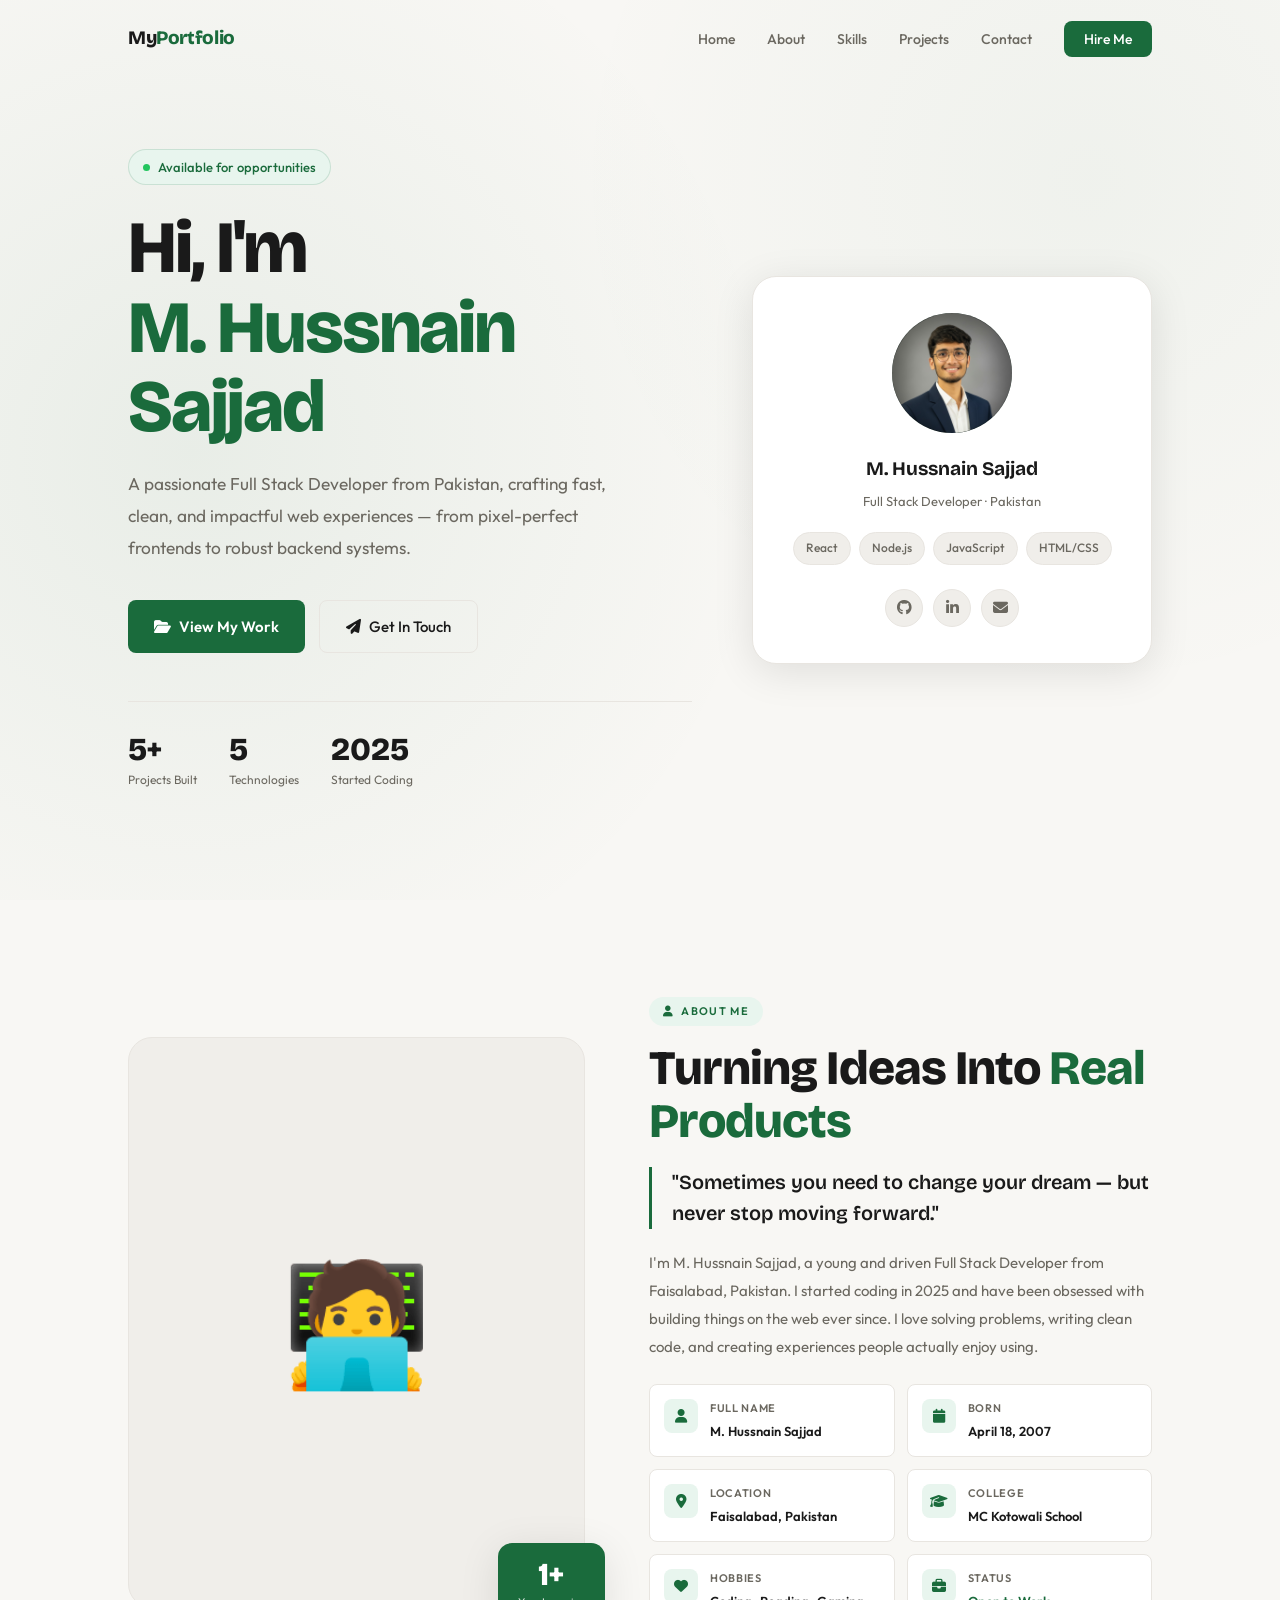
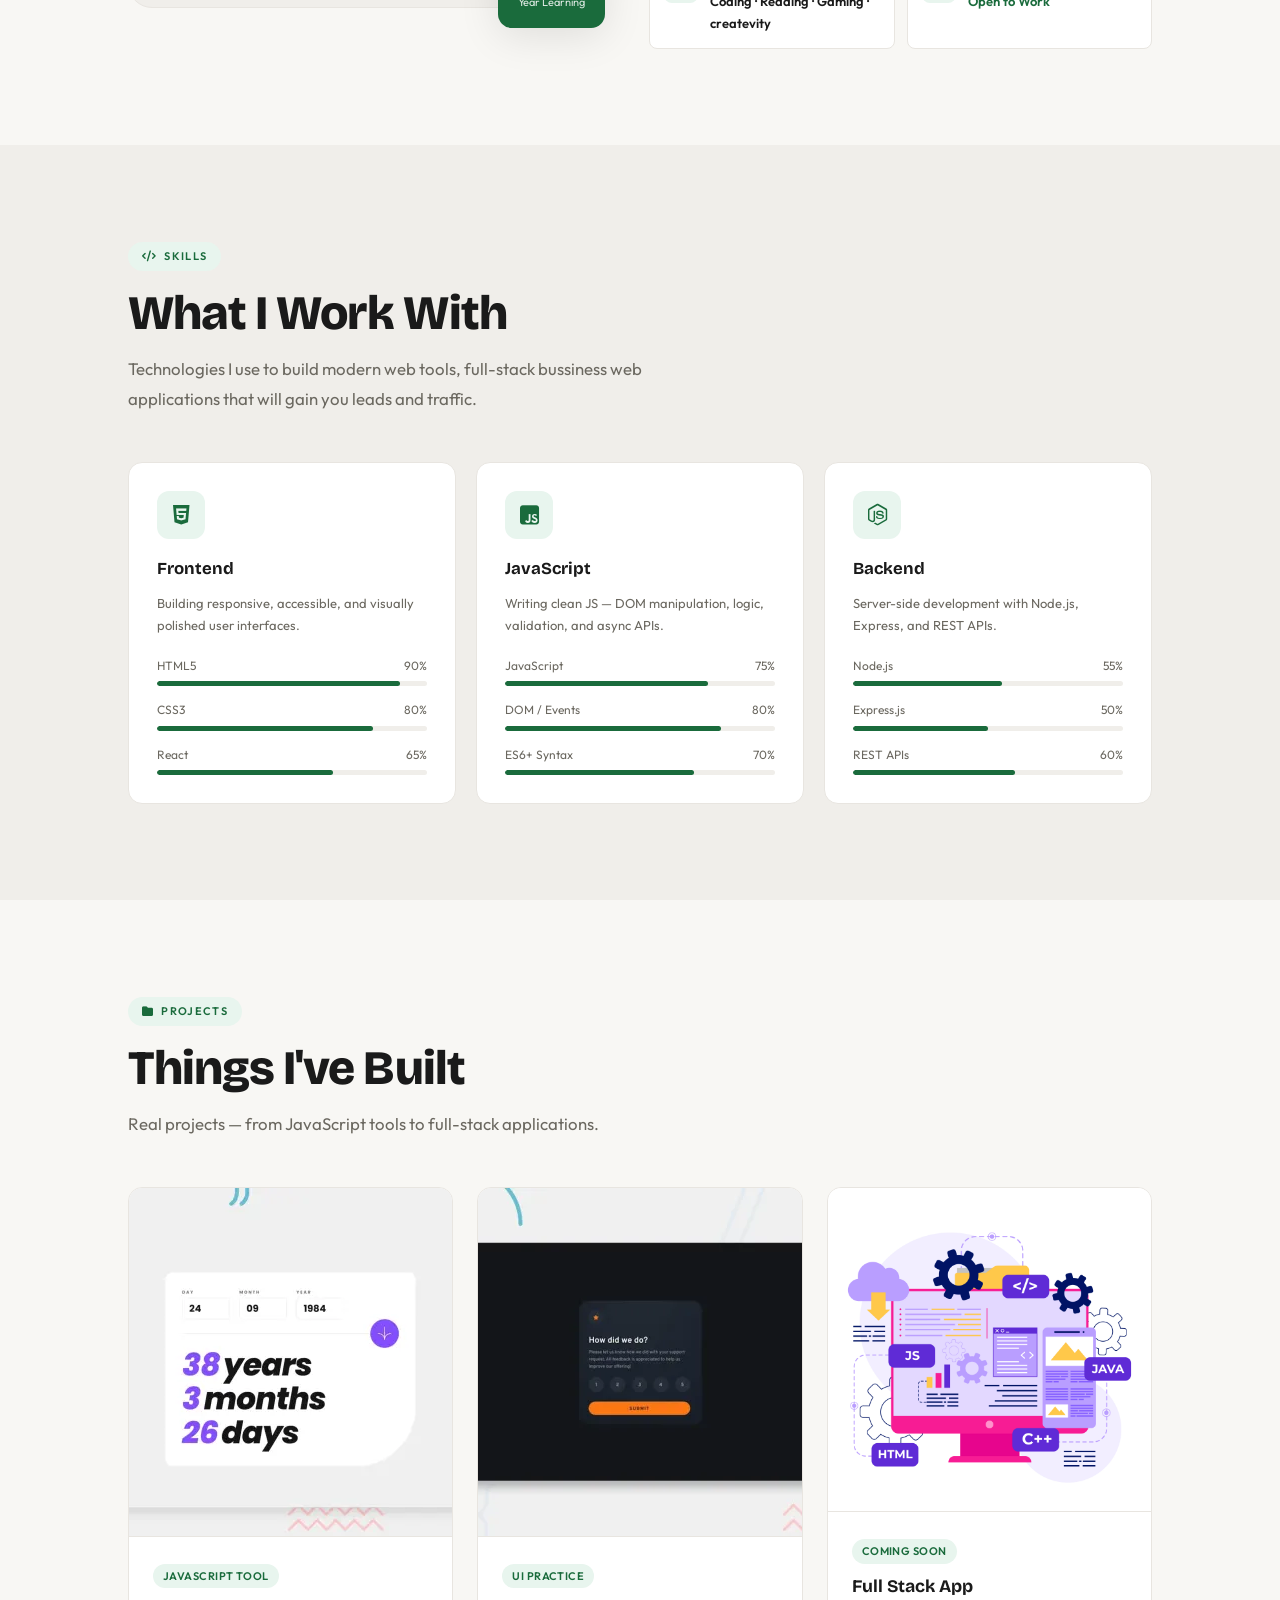
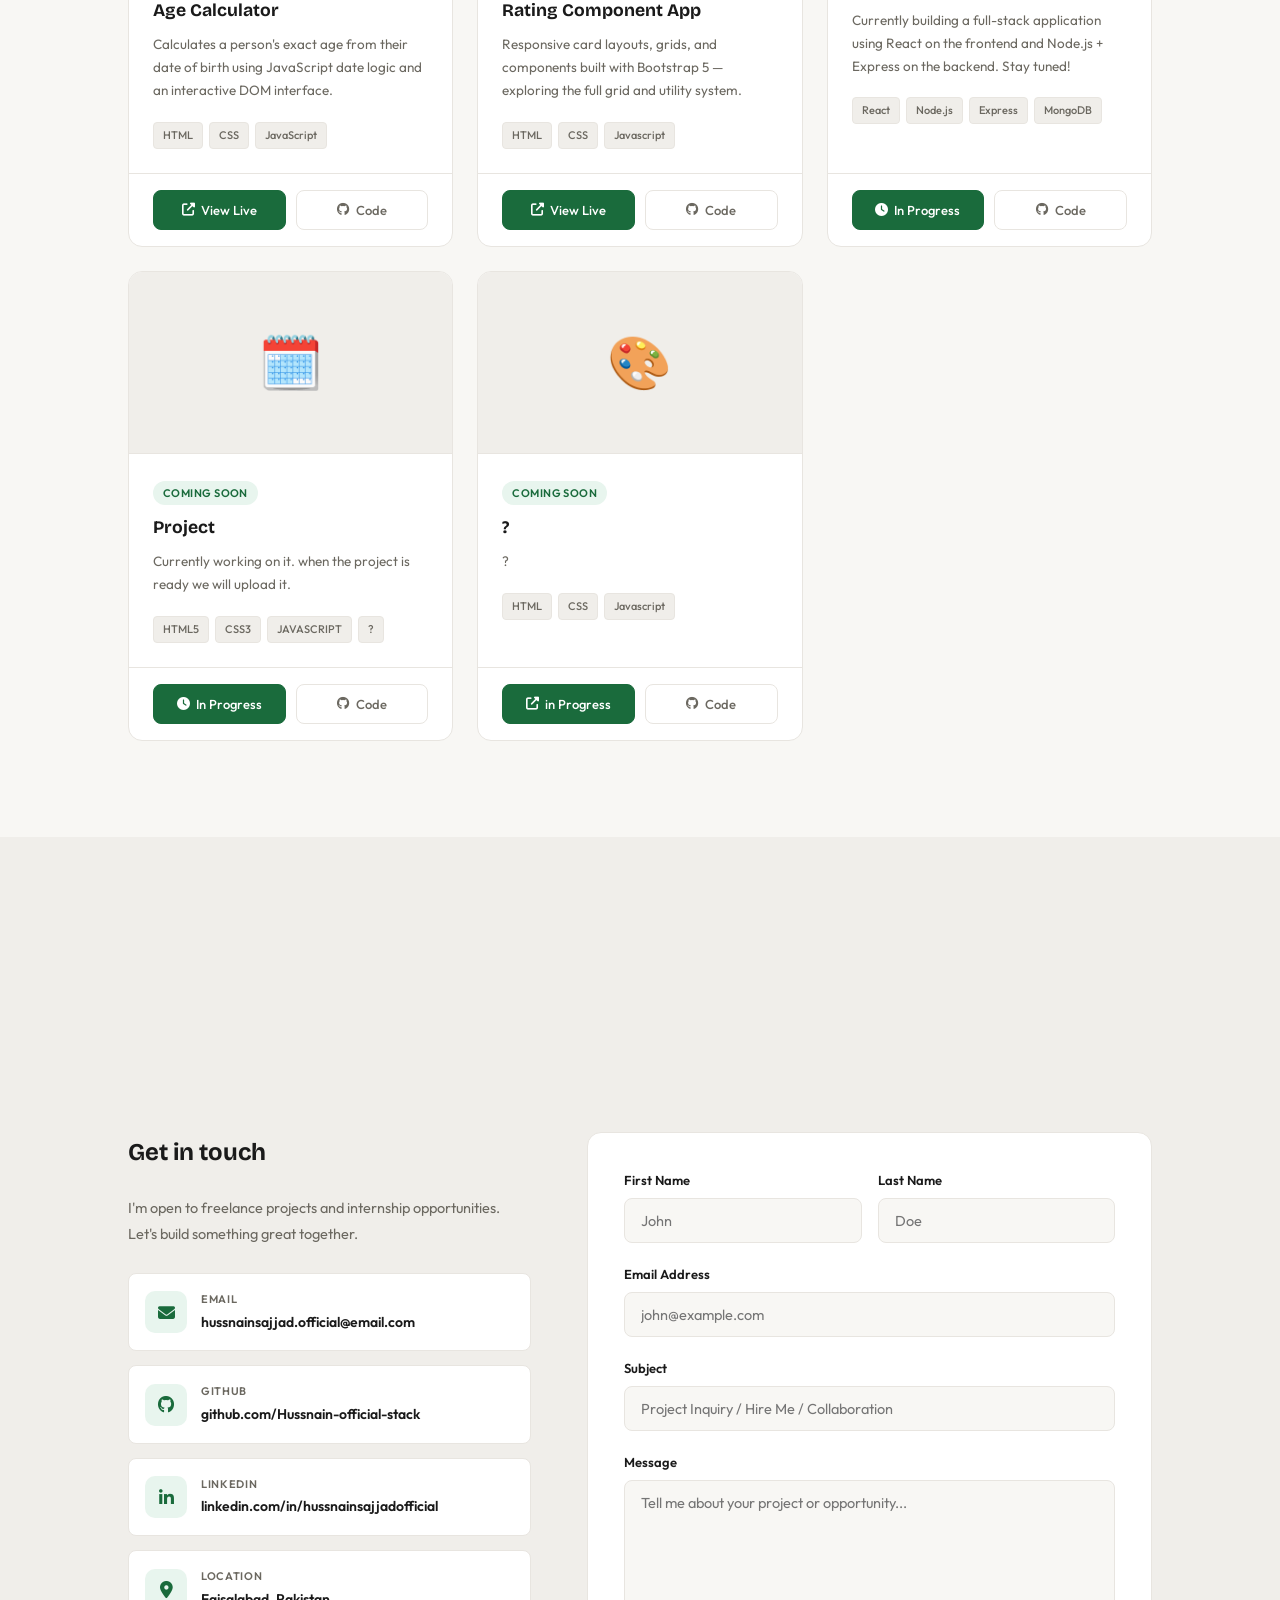
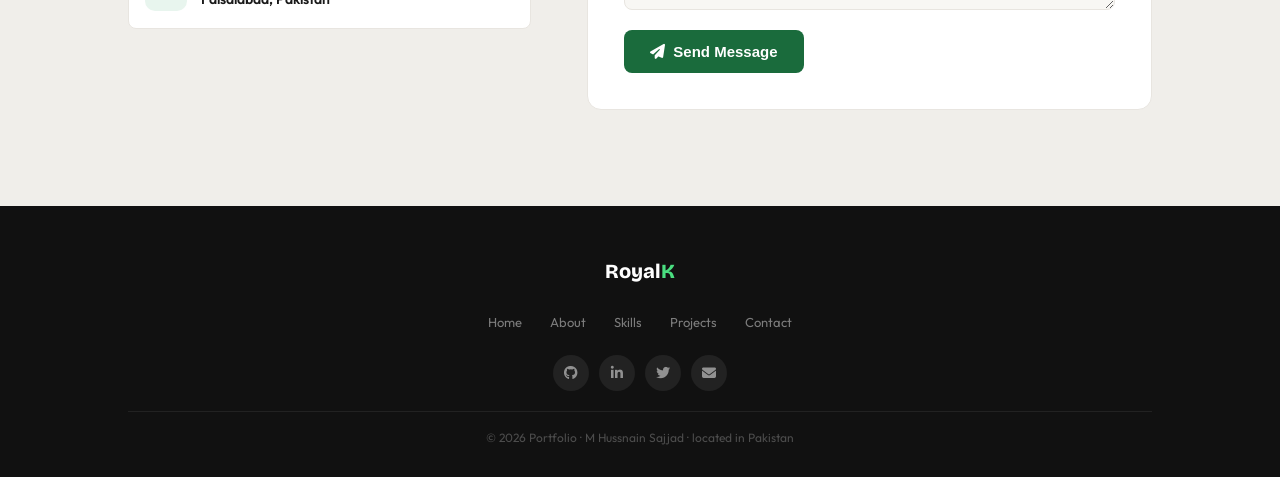
<file: index.html>
<!DOCTYPE html>
<html lang="en">
<head>
  <meta charset="UTF-8">
  <meta name="viewport" content="width=device-width, initial-scale=1.0">
  <meta name="description" content="RoyalKonig — Full Stack Developer building fast, clean, and modern web apps.">
  <meta name="author" content="RoyalKonig">
  <meta property="og:title" content="RoyalKonig | Full Stack Developer">
  <meta property="og:description" content="Building modern web experiences with HTML, CSS, JavaScript, React & Node.js">
  <meta property="og:type" content="website">
  <title>Full Stack Web Developer</title>
  <link rel="icon" href="data:image/svg+xml,<svg xmlns='http://www.w3.org/2000/svg' viewBox='0 0 100 100'><text y='.9em' font-size='90'>⚡</text></svg>">
  <link rel="preconnect" href="https://fonts.googleapis.com">
  <link rel="preconnect" href="https://fonts.gstatic.com" crossorigin>
  <link href="https://fonts.googleapis.com/css2?family=Bricolage+Grotesque:opsz,wght@12..96,400;12..96,500;12..96,600;12..96,800&family=Outfit:wght@300;400;500;600&display=swap" rel="stylesheet">
  <link rel="stylesheet" href="https://cdnjs.cloudflare.com/ajax/libs/font-awesome/6.5.0/css/all.min.css">
  <link rel="stylesheet" href="style/style.css">

</head>

<body>
  
  <!-- NAVBAR -->
  <nav id="navbar">
    <div class="container">
      <div class="nav-inner">
        <a href="#home" class="nav-logo">My<span>Portfolio</span></a>

        <ul class="nav-links" id="navLinks">
          <li><a href="#home">Home</a></li>
          <li><a href="#about">About</a></li>
          <li><a href="#skills">Skills</a></li>
          <li><a href="#projects">Projects</a></li>
          <li><a href="#contact">Contact</a></li>
          <li><a href="#contact" class="nav-cta">Hire Me</a></li>
        </ul>

        <button class="hamburger" id="hamburger" aria-label="Toggle menu">
          <span></span><span></span><span></span>
        </button>
      </div>
    </div>
  </nav>

  <!-- HERO -->
  <section class="hero" id="home">
    <div class="hero-bg"></div>
    <div class="container">
      <div class="hero-grid">

        <div>
          <div class="hero-badge">
            <span class="dot"></span>
            Available for opportunities
          </div>

          <h1 class="hero-name">
            Hi, I'm<br>
            <span class="line2">M. Hussnain Sajjad</span>
          </h1>

          <p class="hero-desc">
            A passionate Full Stack Developer from Pakistan, crafting fast,
            clean, and impactful web experiences — from pixel-perfect frontends
            to robust backend systems.
          </p>

          <div class="hero-actions">
            <a href="#projects" class="btn-primary"><i class="fas fa-folder-open"></i> View My Work</a>
            <a href="#contact" class="btn-secondary"><i class="fas fa-paper-plane"></i> Get In Touch</a>
          </div>

          <div class="hero-stats">
            <div><div class="stat-num">5+</div><div class="stat-label">Projects Built</div></div>
            <div><div class="stat-num">5</div><div class="stat-label">Technologies</div></div>
            <div><div class="stat-num">2025</div><div class="stat-label">Started Coding</div></div>
          </div>
        </div>
                        <!-- Profile card start here -->
        <div class="hero-card reveal reveal-delay-2">
                  <!-- Profile picture -->
          <div class="hero-avatar">
            <img src="assets/images/profile picture.jpg"  class="round-images">
          </div>
          <div class="hero-card-name">M. Hussnain Sajjad</div>
          <div class="hero-card-role">Full Stack Developer · Pakistan</div>
          <div class="hero-tags">
            <span class="hero-tag">React</span>
            <span class="hero-tag">Node.js</span>
            <span class="hero-tag">JavaScript</span>
            <span class="hero-tag">HTML/CSS</span>
          </div>
          <div class="hero-socials">
            <a href="https://github.com/Hussnain-official-stack" aria-label="GitHub"><i class="fab fa-github"></i></a>
            <a href="https://www.linkedin.com/in/hussnainsajjadofficial/" aria-label="LinkedIn"><i class="fab fa-linkedin-in"></i></a>
            <a href="mailto:hussnainsajjad.official@gmail.com" aria-label="Email"><i class="fas fa-envelope"></i></a>
          </div>
        </div>
                    <!-- Card end here -->
      </div>
    </div>
  </section>

  <!-- ABOUT -->
  <section class="section" id="about">
    <div class="container">
      <div class="about-grid">

        <div class="about-img-wrap reveal">
          <div class="about-img">🧑‍💻</div>
          <div class="about-exp-badge">
            <div class="about-exp-num">1+</div>
            <div class="about-exp-label">Year Learning</div>
          </div>
        </div>

        <div class="reveal reveal-delay-2">
          <div class="section-badge"><i class="fas fa-user"></i> About Me</div>
          <h2 class="section-title">Turning Ideas Into <span style="color:var(--accent)">Real Products</span></h2>
          <blockquote class="about-quote">
            "Sometimes you need to change your dream — but never stop moving forward."
          </blockquote>
          <p class="about-text">
            I'm M. Hussnain Sajjad, a young and driven Full Stack Developer from Faisalabad, Pakistan.
            I started coding in 2025 and have been obsessed with building things on the web ever since.
            I love solving problems, writing clean code, and creating experiences people actually enjoy using.
          </p>

          <div class="about-details">
            <div class="about-detail">
              <div class="about-detail-icon"><i class="fas fa-user"></i></div>
              <div>
                <div class="about-detail-label">Full Name</div>
                <div class="about-detail-val">M. Hussnain Sajjad</div>
              </div>
            </div>
            <div class="about-detail">
              <div class="about-detail-icon"><i class="fas fa-calendar"></i></div>
              <div>
                <div class="about-detail-label">Born</div>
                <div class="about-detail-val">April 18, 2007</div>
              </div>
            </div>
            <div class="about-detail">
              <div class="about-detail-icon"><i class="fas fa-map-marker-alt"></i></div>
              <div>
                <div class="about-detail-label">Location</div>
                <div class="about-detail-val">Faisalabad, Pakistan</div>
              </div>
            </div>
            <div class="about-detail">
              <div class="about-detail-icon"><i class="fas fa-graduation-cap"></i></div>
              <div>
                <div class="about-detail-label">College</div>
                <div class="about-detail-val">MC Kotowali School</div>
              </div>
            </div>
            <div class="about-detail">
              <div class="about-detail-icon"><i class="fas fa-heart"></i></div>
              <div>
                <div class="about-detail-label">Hobbies</div>
                <div class="about-detail-val">Coding · Reading · Gaming · createvity</div>
              </div>
            </div>
            <div class="about-detail">
              <div class="about-detail-icon"><i class="fas fa-briefcase"></i></div>
              <div>
                <div class="about-detail-label">Status</div>
                <div class="about-detail-val" style="color:var(--accent)">Open to Work</div>
              </div>
            </div>
          </div>
        </div>

      </div>
    </div>
  </section>

  <!-- SKILLS -->
  <section class="section section-alt" id="skills">
    <div class="container">
      <div class="reveal">
        <div class="section-badge"><i class="fas fa-code"></i> Skills</div>
        <h2 class="section-title">What I Work With</h2>
        <p class="section-desc">Technologies I use to build modern web tools, full-stack bussiness web applications that will gain you leads and traffic.</p>
      </div>

      <div class="skills-grid">

        <div class="skill-card reveal reveal-delay-1">
          <div class="skill-card-icon"><i class="fab fa-html5"></i></div>
          <div class="skill-card-title">Frontend</div>
          <div class="skill-card-desc">Building responsive, accessible, and visually polished user interfaces.</div>
          <div class="skill-bars">
            <div>
              <div class="skill-bar-row"><span>HTML5</span><span>90%</span></div>
              <div class="skill-bar-track"><div class="skill-bar-fill" data-width="90"></div></div>
            </div>
            <div>
              <div class="skill-bar-row"><span>CSS3</span><span>80%</span></div>
              <div class="skill-bar-track"><div class="skill-bar-fill" data-width="80"></div></div>
            </div>
            <div>
              <div class="skill-bar-row"><span>React</span><span>65%</span></div>
              <div class="skill-bar-track"><div class="skill-bar-fill" data-width="65"></div></div>
            </div>
          </div>
        </div>

        <div class="skill-card reveal reveal-delay-2">
          <div class="skill-card-icon"><i class="fab fa-js-square"></i></div>
          <div class="skill-card-title">JavaScript</div>
          <div class="skill-card-desc">Writing clean JS — DOM manipulation, logic, validation, and async APIs.</div>
          <div class="skill-bars">
            <div>
              <div class="skill-bar-row"><span>JavaScript</span><span>75%</span></div>
              <div class="skill-bar-track"><div class="skill-bar-fill" data-width="75"></div></div>
            </div>
            <div>
              <div class="skill-bar-row"><span>DOM / Events</span><span>80%</span></div>
              <div class="skill-bar-track"><div class="skill-bar-fill" data-width="80"></div></div>
            </div>
            <div>
              <div class="skill-bar-row"><span>ES6+ Syntax</span><span>70%</span></div>
              <div class="skill-bar-track"><div class="skill-bar-fill" data-width="70"></div></div>
            </div>
          </div>
        </div>

        <div class="skill-card reveal reveal-delay-3">
          <div class="skill-card-icon"><i class="fab fa-node-js"></i></div>
          <div class="skill-card-title">Backend</div>
          <div class="skill-card-desc">Server-side development with Node.js, Express, and REST APIs.</div>
          <div class="skill-bars">
            <div>
              <div class="skill-bar-row"><span>Node.js</span><span>55%</span></div>
              <div class="skill-bar-track"><div class="skill-bar-fill" data-width="55"></div></div>
            </div>
            <div>
              <div class="skill-bar-row"><span>Express.js</span><span>50%</span></div>
              <div class="skill-bar-track"><div class="skill-bar-fill" data-width="50"></div></div>
            </div>
            <div>
              <div class="skill-bar-row"><span>REST APIs</span><span>60%</span></div>
              <div class="skill-bar-track"><div class="skill-bar-fill" data-width="60"></div></div>
            </div>
          </div>
        </div>

      </div>
    </div>
  </section>

  <!-- PROJECTS -->
  <section class="section" id="projects">
    <div class="container">
      <div class="reveal">
        <div class="section-badge"><i class="fas fa-folder"></i> Projects</div>
        <h2 class="section-title">Things I've Built</h2>
        <p class="section-desc">Real projects — from JavaScript tools to full-stack applications.</p>
      </div>

      <div class="projects-grid">
                     <!-- project one -->
        <div class="project-card reveal reveal-delay-1">
          <div class="project-img"><img src="assets/images/age calculator thumbnail.webp" alt="Age Calculator Project"></div>
          <div class="project-body">
            <div class="project-type">JavaScript Tool</div>
            <div class="project-title">Age Calculator</div>
            <div class="project-desc">Calculates a person's exact age from their date of birth using JavaScript date logic and an interactive DOM interface.</div>
            <div class="project-techs">
              <span class="project-tech">HTML</span>
              <span class="project-tech">CSS</span>
              <span class="project-tech">JavaScript</span>
            </div>
          </div>
          <div class="project-footer">
            <a href="projects/age-calculator/age.html" target="_blank" class="project-link primary"><i class="fas fa-external-link-alt"></i> View Live</a>
            <a href="#" class="project-link"><i class="fab fa-github"></i> Code</a>
          </div>
        </div>
                   <!-- project two -->
        <div class="project-card reveal reveal-delay-2">
          <div class="project-img"><img src="assets/images/interactive rating app.webp" alt="Rating Component App" ></div>
          <div class="project-body">
            <div class="project-type">UI Practice</div>
            <div class="project-title">Rating Component App</div>
            <div class="project-desc">Responsive card layouts, grids, and components built with Bootstrap 5 — exploring the full grid and utility system.</div>
            <div class="project-techs">
              <span class="project-tech">HTML</span>
              <span class="project-tech">CSS</span>
              <span class="project-tech">Javascript</span>
            </div>
          </div>
          <div class="project-footer">
            <a href="projects/Rating-app/rating.html" class="project-link primary"><i class="fas fa-external-link-alt"></i> View Live</a>
            <a href="#" class="project-link"><i class="fab fa-github"></i> Code</a>
          </div>
        </div>
                    <!-- project three -->
        <div class="project-card reveal reveal-delay-3">
          <div class="project-img"><img src="assets/images/7040859.jpg" alt="Full Stack App" width="100%" height="100%"></div>
          <div class="project-body">
            <div class="project-type">Coming Soon</div>
            <div class="project-title">Full Stack App</div>
            <div class="project-desc">Currently building a full-stack application using React on the frontend and Node.js + Express on the backend. Stay tuned!</div>
            <div class="project-techs">
              <span class="project-tech">React</span>
              <span class="project-tech">Node.js</span>
              <span class="project-tech">Express</span>
              <span class="project-tech">MongoDB</span>
            </div>
          </div>
          <div class="project-footer">
            <a href="#" class="project-link primary"><i class="fas fa-clock"></i> In Progress</a>
            <a href="#" class="project-link"><i class="fab fa-github"></i> Code</a>
          </div>
        </div>
                    <!-- project four -->
        <div class="project-card reveal reveal-delay-3">
          <div class="project-img">🗓️</div>
          <div class="project-body">
            <div class="project-type">Coming Soon</div>
            <div class="project-title">Project</div>
            <div class="project-desc">Currently working on it. when the project is ready we will upload it.</div>
            <div class="project-techs">
              <span class="project-tech">HTML5</span>
              <span class="project-tech">CSS3</span>
              <span class="project-tech">JAVASCRIPT</span>
              <span class="project-tech">?</span>
            </div>
          </div>
          <div class="project-footer">
            <a href="#" class="project-link primary"><i class="fas fa-clock"></i> In Progress</a>
            <a href="#" class="project-link"><i class="fab fa-github"></i> Code</a>
          </div>
        </div>
                 <!-- project five -->
        <div class="project-card reveal reveal-delay-3">
          <div class="project-img">🎨</div>
          <div class="project-body">
            <div class="project-type">Coming Soon</div>
            <div class="project-title">?</div>
            <div class="project-desc">?</div>
            <div class="project-techs">
              <span class="project-tech">HTML</span>
              <span class="project-tech">CSS</span>
              <span class="project-tech">Javascript</span>
            </div>
          </div>
          <div class="project-footer">
            <a href="#" class="project-link primary"><i class="fas fa-external-link-alt"></i> in Progress</a>
            <a href="#" class="project-link"><i class="fab fa-github"></i> Code</a>
          </div>
        </div>
        </div>        
      </div>
    </div>
  </section>


  <!-- CONTACT -->
  <section class="section section-alt" id="contact">
    <div class="container">
      <div class="reveal">
        <div class="section-badge"><i class="fas fa-envelope"></i> Contact</div>
        <h2 class="section-title">Let's Work Together</h2>
        <p class="section-desc">Have a project or want to hire me? Drop a message — I reply fast.</p>
      </div>

      <div class="contact-grid">

        <div class="contact-info reveal">
          <div class="contact-info-title">Get in touch</div>
          <div class="contact-info-desc">I'm open to freelance projects and internship opportunities. Let's build something great together.</div>

          <a href="mailto:hussnainsajjad.official@email.com" class="contact-item">
            <div class="contact-item-icon"><i class="fas fa-envelope"></i></div>
            <div>
              <div class="contact-item-label">Email</div>
              <div class="contact-item-val">hussnainsajjad.official@email.com</div>
            </div>
          </a>

          <a href="https://github.com/Hussnain-official-stack?tab=overview&from=2026-04-01&to=2026-04-09" class="contact-item">
            <div class="contact-item-icon"><i class="fab fa-github"></i></div>
            <div>
              <div class="contact-item-label">GitHub</div>
              <div class="contact-item-val">github.com/Hussnain-official-stack</div>
            </div>
          </a>

          <a href="https://www.linkedin.com/in/hussnainsajjadofficial/" class="contact-item">
            <div class="contact-item-icon"><i class="fab fa-linkedin-in"></i></div>
            <div>
              <div class="contact-item-label">LinkedIn</div>
              <div class="contact-item-val">linkedin.com/in/hussnainsajjadofficial</div>
            </div>
          </a>

          <div class="contact-item">
            <div class="contact-item-icon"><i class="fas fa-map-marker-alt"></i></div>
            <div>
              <div class="contact-item-label">Location</div>
              <div class="contact-item-val">Faisalabad, Pakistan</div>
            </div>
          </div>
        </div>
              <!-- contact form start here-->
        <div class="contact-form reveal reveal-delay-2">
          <div class="form-row">
            <div class="form-group">
              <label class="form-label">First Name</label>
              <input type="text" class="form-input" placeholder="John">
            </div>
            <div class="form-group">
              <label class="form-label">Last Name</label>
              <input type="text" class="form-input" placeholder="Doe">
            </div>
          </div>
          <div class="form-group">
            <label class="form-label">Email Address</label>
            <input type="email" class="form-input" placeholder="john@example.com">
          </div>
          <div class="form-group">
            <label class="form-label">Subject</label>
            <input type="text" class="form-input" placeholder="Project Inquiry / Hire Me / Collaboration">
          </div>
          <div class="form-group">
            <label class="form-label">Message</label>
            <textarea class="form-textarea" placeholder="Tell me about your project or opportunity..."></textarea>
          </div>
          <button class="btn-primary" style="align-self:flex-start">
            <i class="fas fa-paper-plane"></i> Send Message
          </button>
        </div>
            <!-- contavt form end here -->
      </div>
    </div>
  </section>

  <!-- FOOTER -->
  <footer>
    <div class="container">
      <div class="footer-inner">
        <a href="#home" class="footer-logo">Royal<span>K</span></a>

        <ul class="footer-links">
          <li><a href="#home">Home</a></li>
          <li><a href="#about">About</a></li>
          <li><a href="#skills">Skills</a></li>
          <li><a href="#projects">Projects</a></li>
          <li><a href="#contact">Contact</a></li>
        </ul>

        <div class="footer-socials">
          <a href="https://github.com/Hussnain-official-stack" aria-label="GitHub"><i class="fab fa-github"></i></a>
          <a href="https://www.linkedin.com/in/hussnainsajjadofficial/" aria-label="LinkedIn"><i class="fab fa-linkedin-in"></i></a>
          <a href="https://x.com/HussnainSa90415" aria-label="Twitter"><i class="fab fa-twitter"></i></a>
          <a href="mailto:hussnainsajjad.official@gmail.com" aria-label="Email"><i class="fas fa-envelope"></i></a>
        </div>

        <div class="footer-copy">
          © 2026 Portfolio · M Hussnain Sajjad · located in Pakistan
        </div>
      </div>
    </div>
  </footer>

  <!-- SCROLL TO TOP -->
  <button class="scroll-top" id="scrollTop" aria-label="Scroll to top">
    <i class="fas fa-arrow-up"></i>
  </button>

  <script src="script/script.js"></script>
</body>
</html>
</file>
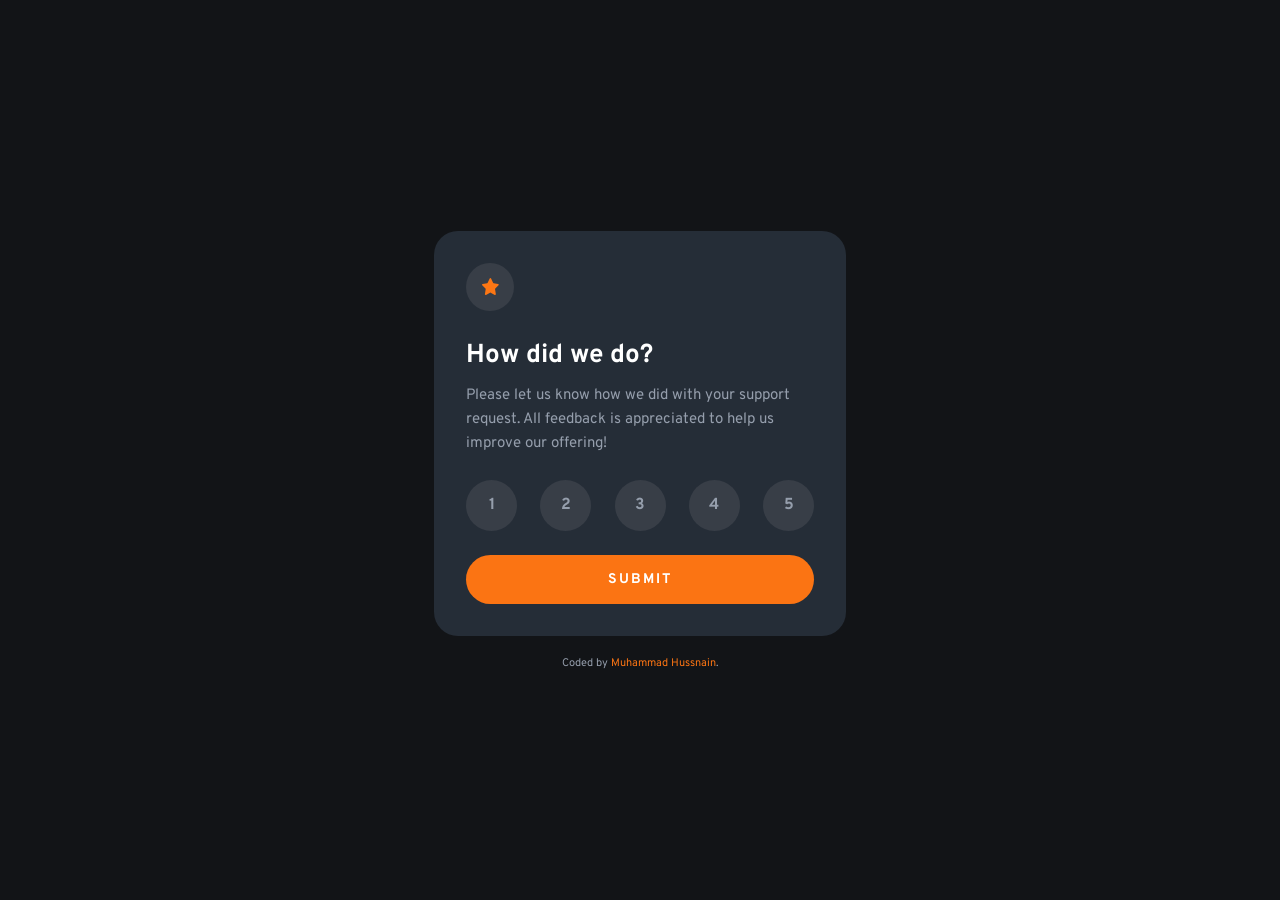
<file: projects/Rating-app-component/rating.html>
<!DOCTYPE html>
<html lang="en">
<head>
  <meta charset="UTF-8">
  <meta name="viewport" content="width=device-width, initial-scale=1.0">
  <link rel="icon" type="image/png" sizes="32x32" href="./images/favicon-32x32.png">
  <link rel="stylesheet" href="rating.css">
  <title>Interactive Rating Component</title>
</head>
<body>

  <!-- ── RATING CARD ── -->
  <div class="card" id="rating-card">
    <div class="star-circle">
      <img src="images/icon-star.svg" alt="star">
    </div>
    <h1>How did we do?</h1>
    <p>Please let us know how we did with your support request. All feedback is appreciated to help us improve our offering!</p>

    <ul class="rating-list">
      <li><button class="rating-btn">1</button></li>
      <li><button class="rating-btn">2</button></li>
      <li><button class="rating-btn">3</button></li>
      <li><button class="rating-btn">4</button></li>
      <li><button class="rating-btn">5</button></li>
    </ul>

    <button id="submit-btn">SUBMIT</button>
  </div>
        <!-- Rating Card End -->

  <!-- ── THANK YOU CARD (hidden by default) ── -->
  <div class="card card--thankyou" id="thankyou-card">
    <img src="images/illustration-thank-you.svg" alt="Thank you illustration">
    <p class="selected-pill">You selected <span id="selected-rating">0</span> out of 5</p>
    <h1>Thank you!</h1>
    <p>We appreciate you taking the time to give a rating. 
      If you ever need more support, don't hesitate to get in touch!
    </p>
    <button id="rate-again-btn">Rate Again</button>
  </div>
          <!-- thank you card end -->
  

  <div class="attribution">
    Coded by <a href="#">Muhammad Hussnain</a>.
  </div>

  <script src="rating.js"></script>
</body>
</html>
</file>
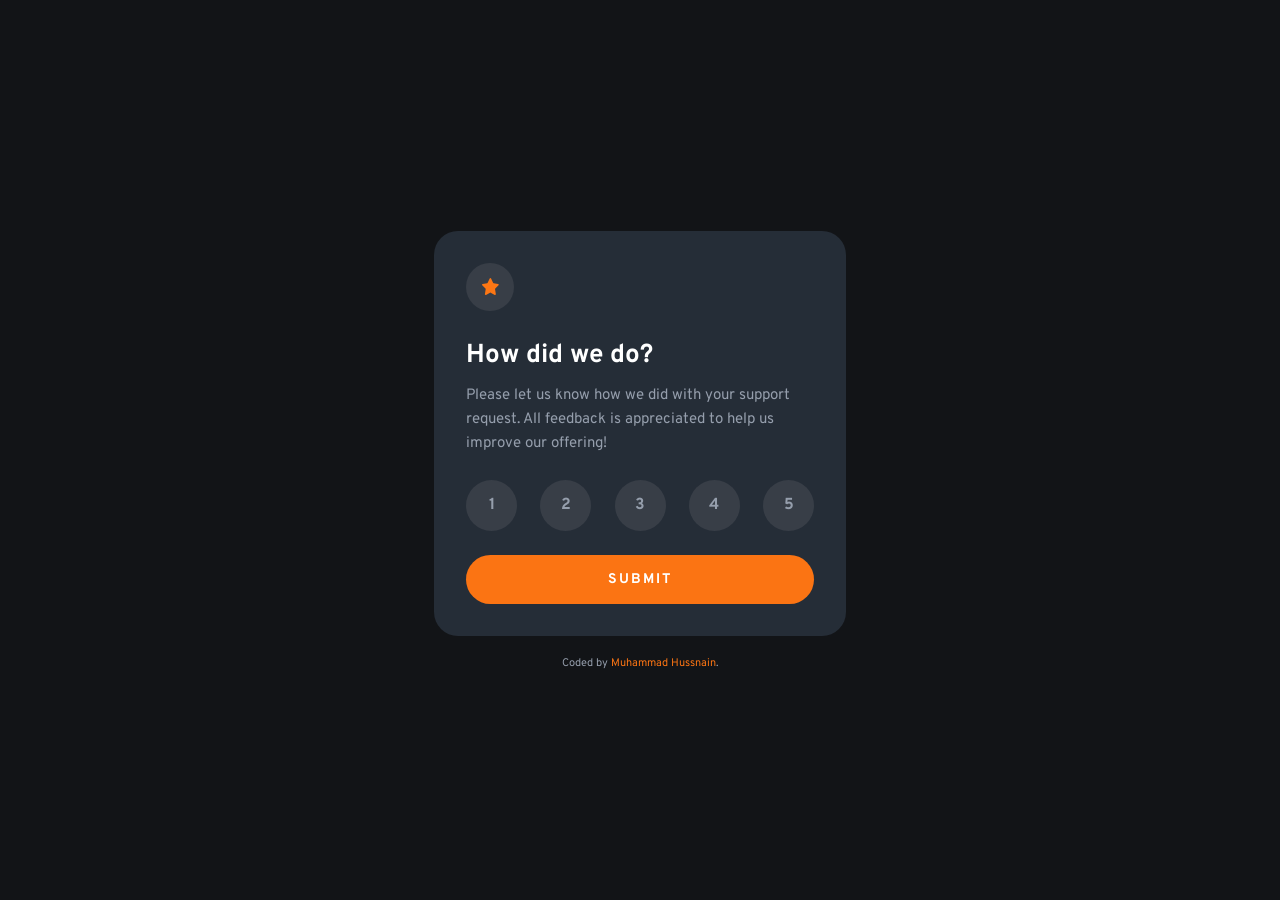
<file: projects/Rating-app/rating.html>
<!DOCTYPE html>
<html lang="en">
<head>
  <meta charset="UTF-8">
  <meta name="viewport" content="width=device-width, initial-scale=1.0">
  <link rel="icon" type="image/png" sizes="32x32" href="./images/favicon-32x32.png">
  <link rel="stylesheet" href="rating.css">
  <title>Interactive Rating Component</title>
</head>
<body>

  <!-- ── RATING CARD ── -->
  <div class="card" id="rating-card">
    <div class="star-circle">
      <img src="images/icon-star.svg" alt="star">
    </div>
    <h1>How did we do?</h1>
    <p>Please let us know how we did with your support request. All feedback is appreciated to help us improve our offering!</p>

    <ul class="rating-list">
      <li><button class="rating-btn">1</button></li>
      <li><button class="rating-btn">2</button></li>
      <li><button class="rating-btn">3</button></li>
      <li><button class="rating-btn">4</button></li>
      <li><button class="rating-btn">5</button></li>
    </ul>

    <button id="submit-btn">SUBMIT</button>
  </div>
         <!-- Rating Card End -->

  <!-- ── THANK YOU CARD (hidden by default) ── -->
  <div class="card card--thankyou" id="thankyou-card">
    <img src="images/illustration-thank-you.svg" alt="Thank you illustration">
    <p class="selected-pill">You selected <span id="selected-rating">0</span> out of 5</p>
    <h1>Thank you!</h1>
    <p>We appreciate you taking the time to give a rating. 
      If you ever need more support, don't hesitate to get in touch!
    </p>
    <button id="rate-again-btn">Rate Again</button>
  </div>
          <!-- thank you card end -->
  

  <div class="attribution">
    Coded by <a href="#">Muhammad Hussnain</a>.
  </div>

  <script src="rating.js"></script>
</body>
</html>
</file>
<file: style/style.css>
*, 
*::before, *::after { margin: 0; padding: 0; box-sizing: border-box; }

    :root {
      --bg:        #f8f7f4;
      --surface:   #ffffff;
      --surface2:  #f0eeea;
      --border:    #e8e5e0;
      --text:      #1a1a1a;
      --muted:     #6b6860;
      --accent:    #1a6b3c;
      --accent-lt: #e8f5ee;
      --accent2:   #2d5016;
      --font-head: 'Bricolage Grotesque', sans-serif;
      --font-body: 'Outfit', sans-serif;
      --radius:    14px;
      --radius-sm: 8px;
      --shadow:    0 1px 3px rgba(0,0,0,0.07), 0 4px 16px rgba(0,0,0,0.05);
      --shadow-lg: 0 8px 40px rgba(0,0,0,0.10);
      --ease:      cubic-bezier(0.4, 0, 0.2, 1);
      --dur:       0.3s;
    }

    html { scroll-behavior: smooth; }

    body {
      background: var(--bg);
      color: var(--text);
      font-family: var(--font-body);
      font-size: 16px;
      line-height: 1.7;
      overflow-x: hidden;
      -webkit-font-smoothing: antialiased;
    }

    .container { max-width: 1080px; margin: 0 auto; padding: 0 28px; }
    .section { padding: 96px 0; }
    .section-alt { background: var(--surface2); }

    .section-badge {
      display: inline-flex;
      align-items: center;
      gap: 7px;
      background: var(--accent-lt);
      color: var(--accent);
      font-size: 11px;
      font-weight: 600;
      letter-spacing: 0.12em;
      text-transform: uppercase;
      padding: 5px 14px;
      border-radius: 99px;
      margin-bottom: 16px;
    }

    .section-title {
      font-family: var(--font-head);
      font-size: clamp(2rem, 4.5vw, 3rem);
      font-weight: 800;
      line-height: 1.1;
      letter-spacing: -0.02em;
      margin-bottom: 14px;
    }

    .section-desc {
      font-size: 1.05rem;
      color: var(--muted);
      max-width: 520px;
      line-height: 1.8;
    }

    /* NAV */
    nav {
      position: fixed;
      top: 0; left: 0; right: 0;
      z-index: 1000;
      padding: 22px 0;
      transition: all var(--dur) var(--ease);
    }

    nav.scrolled {
      background: rgba(248,247,244,0.88);
      backdrop-filter: blur(20px) saturate(1.4);
      -webkit-backdrop-filter: blur(20px) saturate(1.4);
      border-bottom: 1px solid var(--border);
      padding: 14px 0;
      box-shadow: 0 1px 20px rgba(0,0,0,0.05);
    }

    .nav-inner { display: flex; justify-content: space-between; align-items: center; }

    .nav-logo {
      font-family: var(--font-head);
      font-size: 19px;
      font-weight: 800;
      color: var(--text);
      text-decoration: none;
      letter-spacing: -0.02em;
    }
    .nav-logo span { color: var(--accent); }

    .nav-links { display: flex; gap: 32px; list-style: none; align-items: center; }

    .nav-links a {
      font-size: 14px;
      font-weight: 500;
      color: var(--muted);
      text-decoration: none;
      position: relative;
      padding-bottom: 4px;
      transition: color var(--dur) var(--ease);
    }

    .nav-links a::after {
      content: '';
      position: absolute;
      bottom: 0; left: 0;
      width: 0; height: 2px;
      background: var(--accent);
      border-radius: 99px;
      transition: width var(--dur) var(--ease);
    }

    .nav-links a:hover { color: var(--text); }
    .nav-links a:hover::after { width: 100%; }

    .nav-cta {
      background: var(--accent) !important;
      color: white !important;
      padding: 9px 20px !important;
      border-radius: var(--radius-sm);
    }
    .nav-cta::after { display: none !important; }
    .nav-cta:hover { background: var(--accent2) !important; }

    .hamburger {
      display: none;
      flex-direction: column;
      gap: 5px;
      cursor: pointer;
      padding: 6px;
      background: none;
      border: none;
      z-index: 1001;
    }
    .hamburger span {
      width: 22px; height: 2px;
      background: var(--text);
      border-radius: 99px;
      display: block;
      transition: all var(--dur) var(--ease);
    }

    /* HERO */
    .hero {
      min-height: 100vh;
      display: flex;
      align-items: center;
      padding: 120px 0 80px;
      position: relative;
      overflow: hidden;
    }

    .hero-bg {
      position: absolute;
      inset: 0;
      background-image:
        radial-gradient(circle at 15% 50%, rgba(26,107,60,0.07) 0%, transparent 50%),
        radial-gradient(circle at 85% 20%, rgba(26,107,60,0.04) 0%, transparent 40%);
    }

    .hero-grid {
      display: grid;
      grid-template-columns: 1fr 400px;
      gap: 60px;
      align-items: center;
      position: relative;
      z-index: 1;
    }

    .hero-badge {
      display: inline-flex;
      align-items: center;
      gap: 8px;
      background: var(--accent-lt);
      color: var(--accent);
      font-size: 13px;
      font-weight: 500;
      padding: 6px 14px;
      border-radius: 99px;
      margin-bottom: 24px;
      border: 1px solid rgba(26,107,60,0.15);
    }

    .hero-badge .dot {
      width: 7px; height: 7px;
      background: #22c55e;
      border-radius: 50%;
      animation: pulse 2s ease-in-out infinite;
    }

    @keyframes pulse {
      0%,100% { opacity:1; transform:scale(1); }
      50%      { opacity:0.5; transform:scale(1.4); }
    }

    .hero-name {
      font-family: var(--font-head);
      font-size: clamp(2.8rem, 6vw, 4.6rem);
      font-weight: 800;
      line-height: 1.08;
      letter-spacing: -0.03em;
      margin-bottom: 20px;
    }
    .hero-name .line2 { color: var(--accent); display: block; }

    .hero-desc {
      font-size: 1.08rem;
      color: var(--muted);
      max-width: 480px;
      line-height: 1.85;
      margin-bottom: 36px;
    }

    .hero-actions { display: flex; gap: 14px; flex-wrap: wrap; }

    .btn-primary {
      display: inline-flex;
      align-items: center;
      gap: 8px;
      background: var(--accent);
      color: white;
      text-decoration: none;
      font-weight: 600;
      font-size: 15px;
      padding: 13px 26px;
      border-radius: var(--radius-sm);
      transition: all var(--dur) var(--ease);
      border: none;
      cursor: pointer;
    }
    .btn-primary:hover { background: var(--accent2); transform: translateY(-2px); box-shadow: 0 8px 24px rgba(26,107,60,0.3); }

    .btn-secondary {
      display: inline-flex;
      align-items: center;
      gap: 8px;
      background: transparent;
      color: var(--text);
      text-decoration: none;
      font-weight: 500;
      font-size: 15px;
      padding: 13px 26px;
      border-radius: var(--radius-sm);
      border: 1.5px solid var(--border);
      transition: all var(--dur) var(--ease);
      cursor: pointer;
    }
    .btn-secondary:hover { border-color: var(--accent); color: var(--accent); transform: translateY(-2px); }

    .hero-stats {
      display: flex;
      gap: 32px;
      margin-top: 48px;
      padding-top: 32px;
      border-top: 1px solid var(--border);
    }
    .stat-num { font-family: var(--font-head); font-size: 2rem; font-weight: 800; line-height: 1; }
    .stat-label { font-size: 12px; color: var(--muted); margin-top: 4px; }

    .hero-card {
      background: var(--surface);
      border-radius: 24px;
      padding: 36px;
      box-shadow: var(--shadow-lg);
      border: 1px solid var(--border);
      text-align: center;
    }

    .hero-avatar {
      width: 120px; height: 120px;
      border-radius: 50%;
      background: var(--accent-lt);
      margin: 0 auto 20px;
      display: flex;
      align-items: center;
      justify-content: center;
      font-size: 56px;
      border: 4px solid rgba(26,107,60,0.15);
    }
       /* avatar */
    .round-images{
      width: 120px;
      border-radius: 50%;
    }
      
    .hero-card-name { font-family: var(--font-head); font-size: 1.2rem; font-weight: 700; }
    .hero-card-role { font-size: 13px; color: var(--muted); margin-top: 4px; margin-bottom: 20px; }

    .hero-tags { display: flex; flex-wrap: wrap; gap: 8px; justify-content: center; margin-bottom: 24px; }
    .hero-tag {
      background: var(--surface2);
      color: var(--muted);
      font-size: 12px;
      font-weight: 500;
      padding: 5px 12px;
      border-radius: 99px;
      border: 1px solid var(--border);
    }

    .hero-socials { display: flex; justify-content: center; gap: 10px; }
    .hero-socials a {
      width: 38px; height: 38px;
      border-radius: 50%;
      display: flex; align-items: center; justify-content: center;
      background: var(--surface2);
      color: var(--muted);
      font-size: 15px;
      text-decoration: none;
      border: 1px solid var(--border);
      transition: all var(--dur) var(--ease);
    }
    .hero-socials a:hover { background: var(--accent); color: white; border-color: var(--accent); transform: translateY(-2px); }

    /* ABOUT */
    .about-grid { display: grid; grid-template-columns: 1fr 1.1fr; gap: 64px; align-items: center; }

    .about-img-wrap { position: relative; }

    .about-img {
      width: 100%;
      aspect-ratio: 4/5;
      border-radius: 24px;
      background: var(--surface2);
      display: flex; align-items: center; justify-content: center;
      font-size: 120px;
      border: 1px solid var(--border);
    }

    .about-exp-badge {
      position: absolute;
      bottom: -20px; right: -20px;
      background: var(--accent);
      color: white;
      padding: 16px 20px;
      border-radius: var(--radius);
      box-shadow: var(--shadow-lg);
      text-align: center;
    }
    .about-exp-num { font-family: var(--font-head); font-size: 2rem; font-weight: 800; line-height: 1; }
    .about-exp-label { font-size: 11px; opacity: 0.85; margin-top: 2px; }

    .about-quote {
      font-family: var(--font-head);
      font-size: 1.25rem;
      font-weight: 600;
      line-height: 1.55;
      border-left: 3px solid var(--accent);
      padding-left: 20px;
      margin: 20px 0;
    }

    .about-text { font-size: 15px; color: var(--muted); line-height: 1.85; }

    .about-details { display: grid; grid-template-columns: 1fr 1fr; gap: 12px; margin-top: 24px; }

    .about-detail {
      display: flex;
      align-items: flex-start;
      gap: 12px;
      padding: 14px;
      background: var(--surface);
      border-radius: var(--radius-sm);
      border: 1px solid var(--border);
      transition: border-color var(--dur);
    }
    .about-detail:hover { border-color: var(--accent); }

    .about-detail-icon {
      width: 34px; height: 34px;
      background: var(--accent-lt);
      color: var(--accent);
      border-radius: 8px;
      display: flex; align-items: center; justify-content: center;
      font-size: 14px;
      flex-shrink: 0;
    }
    .about-detail-label { font-size: 11px; color: var(--muted); font-weight: 600; text-transform: uppercase; letter-spacing: 0.06em; }
    .about-detail-val { font-size: 13px; font-weight: 600; color: var(--text); margin-top: 2px; }

    /* SKILLS */
    .skills-grid {
      display: grid;
      grid-template-columns: repeat(auto-fit, minmax(280px, 1fr));
      gap: 20px;
      margin-top: 48px;
    }

    .skill-card {
      background: var(--surface);
      border-radius: var(--radius);
      padding: 28px;
      border: 1px solid var(--border);
      transition: transform var(--dur) var(--ease), box-shadow var(--dur) var(--ease);
    }
    .skill-card:hover { transform: translateY(-4px); box-shadow: var(--shadow-lg); }

    .skill-card-icon {
      width: 48px; height: 48px;
      border-radius: 12px;
      background: var(--accent-lt);
      display: flex; align-items: center; justify-content: center;
      font-size: 22px;
      margin-bottom: 16px;
      color: var(--accent);
    }

    .skill-card-title { font-family: var(--font-head); font-size: 1.05rem; font-weight: 700; margin-bottom: 8px; }
    .skill-card-desc { font-size: 13px; color: var(--muted); line-height: 1.7; margin-bottom: 20px; }

    .skill-bars { display: flex; flex-direction: column; gap: 14px; }

    .skill-bar-row { display: flex; justify-content: space-between; font-size: 12px; color: var(--muted); margin-bottom: 5px; }

    .skill-bar-track {
      height: 5px;
      background: var(--surface2);
      border-radius: 99px;
      overflow: hidden;
    }

    .skill-bar-fill {
      height: 100%;
      background: var(--accent);
      border-radius: 99px;
      width: 0;
      transition: width 1.2s var(--ease);
    }

    /* PROJECTS */
    .projects-grid {
      display: grid;
      grid-template-columns: repeat(auto-fit, minmax(320px, 1fr));
      gap: 24px;
      margin-top: 48px;
    }

    .project-card {
      background: var(--surface);
      border-radius: var(--radius);
      border: 1px solid var(--border);
      overflow: hidden;
      transition: transform var(--dur) var(--ease), box-shadow var(--dur) var(--ease);
      display: flex;
      flex-direction: column;
    }
    .project-card:hover { transform: translateY(-6px); box-shadow: var(--shadow-lg); }

    .project-img {
      width: 100%;
      aspect-ratio: 16/9;
      background: var(--surface2);
      display: flex; align-items: center; justify-content: center;
      font-size: 52px;
      border-bottom: 1px solid var(--border);
    }

    .project-body { padding: 24px; flex: 1; }

    .project-type {
      display: inline-block;
      font-size: 11px;
      font-weight: 600;
      color: var(--accent);
      background: var(--accent-lt);
      padding: 3px 10px;
      border-radius: 99px;
      letter-spacing: 0.04em;
      text-transform: uppercase;
      margin-bottom: 12px;
    }

    .project-title { font-family: var(--font-head); font-size: 1.1rem; font-weight: 700; margin-bottom: 10px; line-height: 1.3; }
    .project-desc { font-size: 13.5px; color: var(--muted); line-height: 1.7; margin-bottom: 20px; }

    .project-techs { display: flex; flex-wrap: wrap; gap: 6px; }
    .project-tech {
      font-size: 11px; font-weight: 500;
      color: var(--muted);
      background: var(--surface2);
      padding: 3px 9px;
      border-radius: 4px;
      border: 1px solid var(--border);
    }

    .project-footer {
      padding: 16px 24px;
      border-top: 1px solid var(--border);
      display: flex; gap: 10px;
    }

    .project-link {
      display: inline-flex;
      align-items: center;
      justify-content: center;
      gap: 6px;
      font-size: 13px;
      font-weight: 500;
      color: var(--muted);
      text-decoration: none;
      padding: 8px 14px;
      border-radius: var(--radius-sm);
      border: 1px solid var(--border);
      transition: all var(--dur) var(--ease);
      flex: 1;
    }
    .project-link:hover { color: var(--accent); border-color: var(--accent); background: var(--accent-lt); }
    .project-link.primary { background: var(--accent); color: white; border-color: var(--accent); }
    .project-link.primary:hover { background: var(--accent2); border-color: var(--accent2); color: white; }

    /* CONTACT */
    .contact-grid { display: grid; grid-template-columns: 1fr 1.4fr; gap: 56px; margin-top: 56px; align-items: start; }

    .contact-info { display: flex; flex-direction: column; gap: 14px; }
    .contact-info-title { font-family: var(--font-head); font-size: 1.5rem; font-weight: 700; margin-bottom: 8px; }
    .contact-info-desc { font-size: 14.5px; color: var(--muted); line-height: 1.8; margin-bottom: 12px; }

    .contact-item {
      display: flex;
      align-items: center;
      gap: 14px;
      padding: 16px;
      background: var(--surface);
      border-radius: var(--radius-sm);
      border: 1px solid var(--border);
      text-decoration: none;
      color: inherit;
      transition: all var(--dur) var(--ease);
    }
    .contact-item:hover { border-color: var(--accent); transform: translateX(4px); }

    .contact-item-icon {
      width: 42px; height: 42px;
      background: var(--accent-lt);
      color: var(--accent);
      border-radius: 10px;
      display: flex; align-items: center; justify-content: center;
      font-size: 17px;
      flex-shrink: 0;
    }
    .contact-item-label { font-size: 11px; color: var(--muted); font-weight: 600; text-transform: uppercase; letter-spacing: 0.06em; }
    .contact-item-val { font-size: 14px; font-weight: 600; color: var(--text); margin-top: 2px; }

    .contact-form {
      background: var(--surface);
      border-radius: var(--radius);
      padding: 36px;
      border: 1px solid var(--border);
      display: flex;
      flex-direction: column;
      gap: 20px;
    }

    .form-row { display: grid; grid-template-columns: 1fr 1fr; gap: 16px; }
    .form-group { display: flex; flex-direction: column; gap: 7px; }
    .form-label { font-size: 13px; font-weight: 600; }

    .form-input, .form-textarea {
      background: var(--bg);
      border: 1.5px solid var(--border);
      border-radius: var(--radius-sm);
      padding: 12px 16px;
      font-family: var(--font-body);
      font-size: 14.5px;
      color: var(--text);
      transition: border-color var(--dur), box-shadow var(--dur);
      outline: none;
      width: 100%;
    }
    .form-input:focus, .form-textarea:focus {
      border-color: var(--accent);
      box-shadow: 0 0 0 3px rgba(26,107,60,0.1);
    }
    .form-textarea { resize: vertical; min-height: 130px; }

    /* FOOTER */
    footer {
      background: #111;
      color: rgba(255,255,255,0.6);
      padding: 48px 0 28px;
    }

    .footer-inner { display: flex; flex-direction: column; align-items: center; gap: 20px; text-align: center; }

    .footer-logo { font-family: var(--font-head); font-size: 20px; font-weight: 800; color: white; text-decoration: none; }
    .footer-logo span { color: #4ade80; }

    .footer-links { display: flex; gap: 28px; list-style: none; }
    .footer-links a { font-size: 13px; color: rgba(255,255,255,0.45); text-decoration: none; transition: color var(--dur); }
    .footer-links a:hover { color: white; }

    .footer-socials { display: flex; gap: 10px; }
    .footer-socials a {
      width: 36px; height: 36px;
      border-radius: 50%;
      display: flex; align-items: center; justify-content: center;
      background: rgba(255,255,255,0.07);
      color: rgba(255,255,255,0.5);
      font-size: 14px;
      text-decoration: none;
      transition: all var(--dur);
    }
    .footer-socials a:hover { background: var(--accent); color: white; }

    .footer-copy {
      font-size: 12px;
      color: rgba(255,255,255,0.25);
      padding-top: 16px;
      border-top: 1px solid rgba(255,255,255,0.07);
      width: 100%;
      text-align: center;
    }

    /* SCROLL REVEAL */
    .reveal { opacity: 0; transform: translateY(28px); transition: opacity 0.7s var(--ease), transform 0.7s var(--ease); }
    .reveal.visible { opacity: 1; transform: translateY(0); }
    .reveal-delay-1 { transition-delay: 0.1s; }
    .reveal-delay-2 { transition-delay: 0.2s; }
    .reveal-delay-3 { transition-delay: 0.3s; }
    .reveal-delay-4 { transition-delay: 0.4s; }

    /* SCROLL TO TOP */
    .scroll-top {
      position: fixed;
      bottom: 32px; right: 32px;
      width: 44px; height: 44px;
      border-radius: 50%;
      background: var(--accent);
      color: white;
      border: none;
      cursor: pointer;
      display: flex; align-items: center; justify-content: center;
      font-size: 16px;
      opacity: 0;
      pointer-events: none;
      transition: all var(--dur) var(--ease);
      z-index: 999;
      box-shadow: 0 4px 16px rgba(26,107,60,0.3);
    }
    .scroll-top.show { opacity: 1; pointer-events: all; }
    .scroll-top:hover { background: var(--accent2); transform: translateY(-3px); }

    /* RESPONSIVE */
    @media (max-width: 900px) {
      .hero-grid, .about-grid, .contact-grid { grid-template-columns: 1fr; gap: 40px; }
      .hero-card { max-width: 400px; margin: 0 auto; }
      .about-img-wrap { max-width: 360px; margin: 0 auto; }
      .about-img { aspect-ratio: 3/2; }
      .about-exp-badge { bottom: -16px; right: -10px; }
    }

  @media (max-width: 640px) {
    .nav-links { display: none; }
    .nav-links.mobile-open {
      display: flex;
      flex-direction: column;
      position: fixed;
      top: 0; left: 0; right: 0;
      background: var(--surface);
      padding: 80px 28px 40px;
      box-shadow: var(--shadow-lg);
      z-index: 999;
      gap: 16px;
      }
        .nav-links.mobile-open a { font-size: 18px; }
        .hamburger { display: flex; }
        .hero-stats { gap: 20px; }
        .form-row { grid-template-columns: 1fr; }
        .about-details { grid-template-columns: 1fr; }
        .section { padding: 64px 0; }
  }
</file>
<file: projects/Rating-app-component/rating.css>
@import url('https://fonts.googleapis.com/css2?family=Overpass:wght@400;700&display=swap');

/* ── RESET ── */
* {
  margin: 0;
  padding: 0;
  box-sizing: border-box;
}

/* ── BODY ── */
body {
  font-family: 'Overpass', sans-serif;
  font-size: 15px;
  background-color: hsl(216, 12%, 8%);
  min-height: 100vh;
  display: flex;
  flex-direction: column;
  justify-content: center;
  align-items: center;
  padding: 1.5rem;
}

/* ── CARD (shared by both states) ── */
.card {
  background-color: hsl(213, 19%, 18%);
  border-radius: 24px;
  padding: 32px;
  max-width: 412px;
  width: 100%;
}

/* ── RATING CARD: STAR CIRCLE ── */
.star-circle {
  background-color: hsl(216, 12%, 25%);
  border-radius: 50%;
  width: 48px;
  height: 48px;
  display: flex;
  justify-content: center;
  align-items: center;
  margin-bottom: 28px;
}

.star-circle img {
  width: 17px;
  height: 17px;
}

/* ── HEADING ── */
h1 {
  color: hsl(0, 0%, 100%);
  font-size: 26px;
  font-weight: 700;
  margin-bottom: 12px;
}

/* ── PARAGRAPH ── */
p {
  color: hsl(217, 12%, 63%);
  font-size: 15px;
  line-height: 1.6;
  margin-bottom: 24px;
}

/* ── RATING BUTTONS ROW ── */
.rating-list {
  list-style: none;         /* removes bullet points from <ul> */
  display: flex;
  justify-content: space-between;
  margin-bottom: 24px;
}

.rating-btn {
  width: 51px;
  height: 51px;
  border-radius: 50%;
  border: none;
  background-color: hsl(216, 12%, 25%);
  color: hsl(217, 12%, 63%);
  font-family: 'Overpass', sans-serif;
  font-size: 16px;
  font-weight: 700;
  cursor: pointer;
  transition: background-color 0.2s, color 0.2s;
}

.rating-btn:hover {
  background-color: hsl(217, 12%, 63%);
  color: hsl(0, 0%, 100%);
}

/* JS will add this class when user clicks a number */
.rating-btn.active {
  background-color: hsl(25, 97%, 53%);
  color: hsl(0, 0%, 100%);
}

/* ── SUBMIT BUTTON ── */
#submit-btn {
  width: 100%;
  padding: 16px;
  border-radius: 50px;
  border: none;
  background-color: hsl(25, 97%, 53%);
  color: hsl(0, 0%, 100%);
  font-family: 'Overpass', sans-serif;
  font-size: 14px;
  font-weight: 700;
  letter-spacing: 2px;
  cursor: pointer;
  transition: background-color 0.2s, color 0.2s;
}

#submit-btn:hover {
  background-color: hsl(0, 0%, 100%);
  color: hsl(25, 97%, 53%);
}

/* ── THANK YOU CARD ── */
.card--thankyou {
  display: none;            /* hidden by default, JS will show it */
  flex-direction: column;
  align-items: center;
  text-align: center;
  padding: 44px 36px;
}

.card--thankyou img {
  width: 144px;
  margin-bottom: 28px;
}

/* "You selected X out of 5" orange pill */
.selected-pill {
  display: inline-block;
  background-color: hsl(216, 12%, 25%);
  color: hsl(25, 97%, 53%);
  padding: 8px 24px;
  border-radius: 50px;
  font-size: 15px;
  margin-bottom: 28px;
}

.card--thankyou h1 {
  font-size: 26px;
  margin-bottom: 14px;
}

.card--thankyou p {
  color: hsl(217, 12%, 63%);
  line-height: 1.7;
  margin-bottom: 0;
}
/* Rate Again button (same style as submit button, but full width) */
#rate-again-btn {
  width: 100%;
  padding: 16px;
  border-radius: 50px;
  border: none;
  background-color: hsl(25, 97%, 53%);
  color: hsl(0, 0%, 100%);
  font-family: 'Overpass', sans-serif;
  font-size: 14px;
  font-weight: 700;
  letter-spacing: 2px;
  cursor: pointer;
  transition: background-color 0.2s, color 0.2s;
}

#rate-again-btn:hover {
  background-color: hsl(0, 0%, 100%);
  color: hsl(25, 97%, 53%);
}
/* ── ATTRIBUTION ── */
.attribution {
  color: hsl(217, 12%, 63%);
  font-size: 11px;
  text-align: center;
  margin-top: 20px;
}

.attribution a {
  color: hsl(25, 97%, 53%);
  text-decoration: none;
}

.attribution a:hover {
  text-decoration: underline;
}

/* ── MOBILE (375px) ── */
@media (max-width: 400px) {
  .card {
    padding: 24px;
    border-radius: 18px;
  }

  .rating-btn {
    width: 44px;
    height: 44px;
    font-size: 14px;
  }

  h1 {
    font-size: 22px;
  }
}
</file>
<file: projects/Rating-app/rating.css>
@import url('https://fonts.googleapis.com/css2?family=Overpass:wght@400;700&display=swap');

/* ── RESET ── */
* {
  margin: 0;
  padding: 0;
  box-sizing: border-box;
}

/* ── BODY ── */
body {
  font-family: 'Overpass', sans-serif;
  font-size: 15px;
  background-color: hsl(216, 12%, 8%);
  min-height: 100vh;
  display: flex;
  flex-direction: column;
  justify-content: center;
  align-items: center;
  padding: 1.5rem;
}

/* ── CARD (shared by both states) ── */
.card {
  background-color: hsl(213, 19%, 18%);
  border-radius: 24px;
  padding: 32px;
  max-width: 412px;
  width: 100%;
}

/* ── RATING CARD: STAR CIRCLE ── */
.star-circle {
  background-color: hsl(216, 12%, 25%);
  border-radius: 50%;
  width: 48px;
  height: 48px;
  display: flex;
  justify-content: center;
  align-items: center;
  margin-bottom: 28px;
}

.star-circle img {
  width: 17px;
  height: 17px;
}

/* ── HEADING ── */
h1 {
  color: hsl(0, 0%, 100%);
  font-size: 26px;
  font-weight: 700;
  margin-bottom: 12px;
}

/* ── PARAGRAPH ── */
p {
  color: hsl(217, 12%, 63%);
  font-size: 15px;
  line-height: 1.6;
  margin-bottom: 24px;
}

/* ── RATING BUTTONS ROW ── */
.rating-list {
  list-style: none;         /* removes bullet points from <ul> */
  display: flex;
  justify-content: space-between;
  margin-bottom: 24px;
}

.rating-btn {
  width: 51px;
  height: 51px;
  border-radius: 50%;
  border: none;
  background-color: hsl(216, 12%, 25%);
  color: hsl(217, 12%, 63%);
  font-family: 'Overpass', sans-serif;
  font-size: 16px;
  font-weight: 700;
  cursor: pointer;
  transition: background-color 0.2s, color 0.2s;
}

.rating-btn:hover {
  background-color: hsl(217, 12%, 63%);
  color: hsl(0, 0%, 100%);
}

/* JS will add this class when user clicks a number */
.rating-btn.active {
  background-color: hsl(25, 97%, 53%);
  color: hsl(0, 0%, 100%);
}

/* ── SUBMIT BUTTON ── */
#submit-btn {
  width: 100%;
  padding: 16px;
  border-radius: 50px;
  border: none;
  background-color: hsl(25, 97%, 53%);
  color: hsl(0, 0%, 100%);
  font-family: 'Overpass', sans-serif;
  font-size: 14px;
  font-weight: 700;
  letter-spacing: 2px;
  cursor: pointer;
  transition: background-color 0.2s, color 0.2s;
}

#submit-btn:hover {
  background-color: hsl(0, 0%, 100%);
  color: hsl(25, 97%, 53%);
}

/* ── THANK YOU CARD ── */
.card--thankyou {
  display: none;            /* hidden by default, JS will show it */
  flex-direction: column;
  align-items: center;
  text-align: center;
  padding: 44px 36px;
}

.card--thankyou img {
  width: 144px;
  margin-bottom: 28px;
}

/* "You selected X out of 5" orange pill */
.selected-pill {
  display: inline-block;
  background-color: hsl(216, 12%, 25%);
  color: hsl(25, 97%, 53%);
  padding: 8px 24px;
  border-radius: 50px;
  font-size: 15px;
  margin-bottom: 28px;
}

.card--thankyou h1 {
  font-size: 26px;
  margin-bottom: 14px;
}

.card--thankyou p {
  color: hsl(217, 12%, 63%);
  line-height: 1.7;
  margin-bottom: 0;
}
/* Rate Again button (same style as submit button, but full width) */
#rate-again-btn {
  width: 100%;
  padding: 16px;
  border-radius: 50px;
  border: none;
  background-color: hsl(25, 97%, 53%);
  color: hsl(0, 0%, 100%);
  font-family: 'Overpass', sans-serif;
  font-size: 14px;
  font-weight: 700;
  letter-spacing: 2px;
  cursor: pointer;
  transition: background-color 0.2s, color 0.2s;
}

#rate-again-btn:hover {
  background-color: hsl(0, 0%, 100%);
  color: hsl(25, 97%, 53%);
}
/* ── ATTRIBUTION ── */
.attribution {
  color: hsl(217, 12%, 63%);
  font-size: 11px;
  text-align: center;
  margin-top: 20px;
}

.attribution a {
  color: hsl(25, 97%, 53%);
  text-decoration: none;
}

.attribution a:hover {
  text-decoration: underline;
}

/* ── MOBILE (375px) ── */
@media (max-width: 400px) {
  .card {
    padding: 24px;
    border-radius: 18px;
  }

  .rating-btn {
    width: 44px;
    height: 44px;
    font-size: 14px;
  }

  h1 {
    font-size: 22px;
  }
}
</file>
